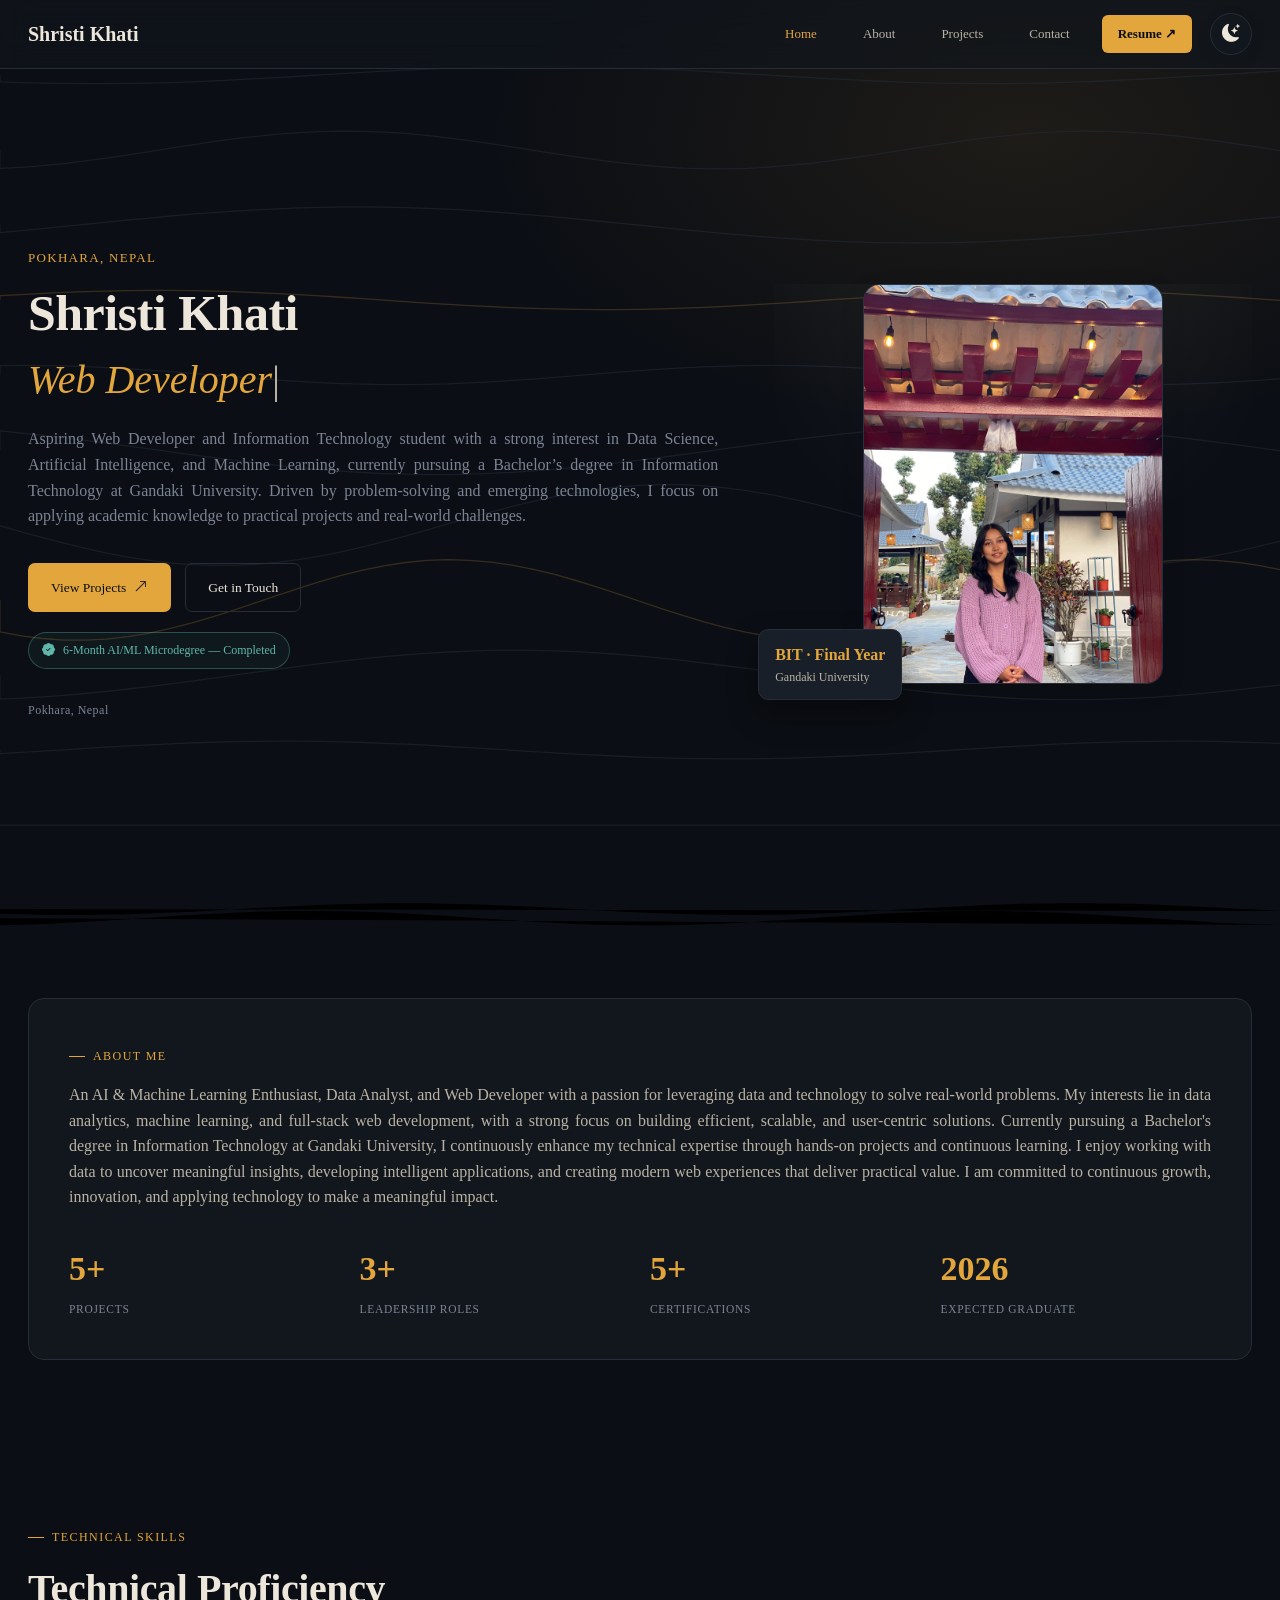
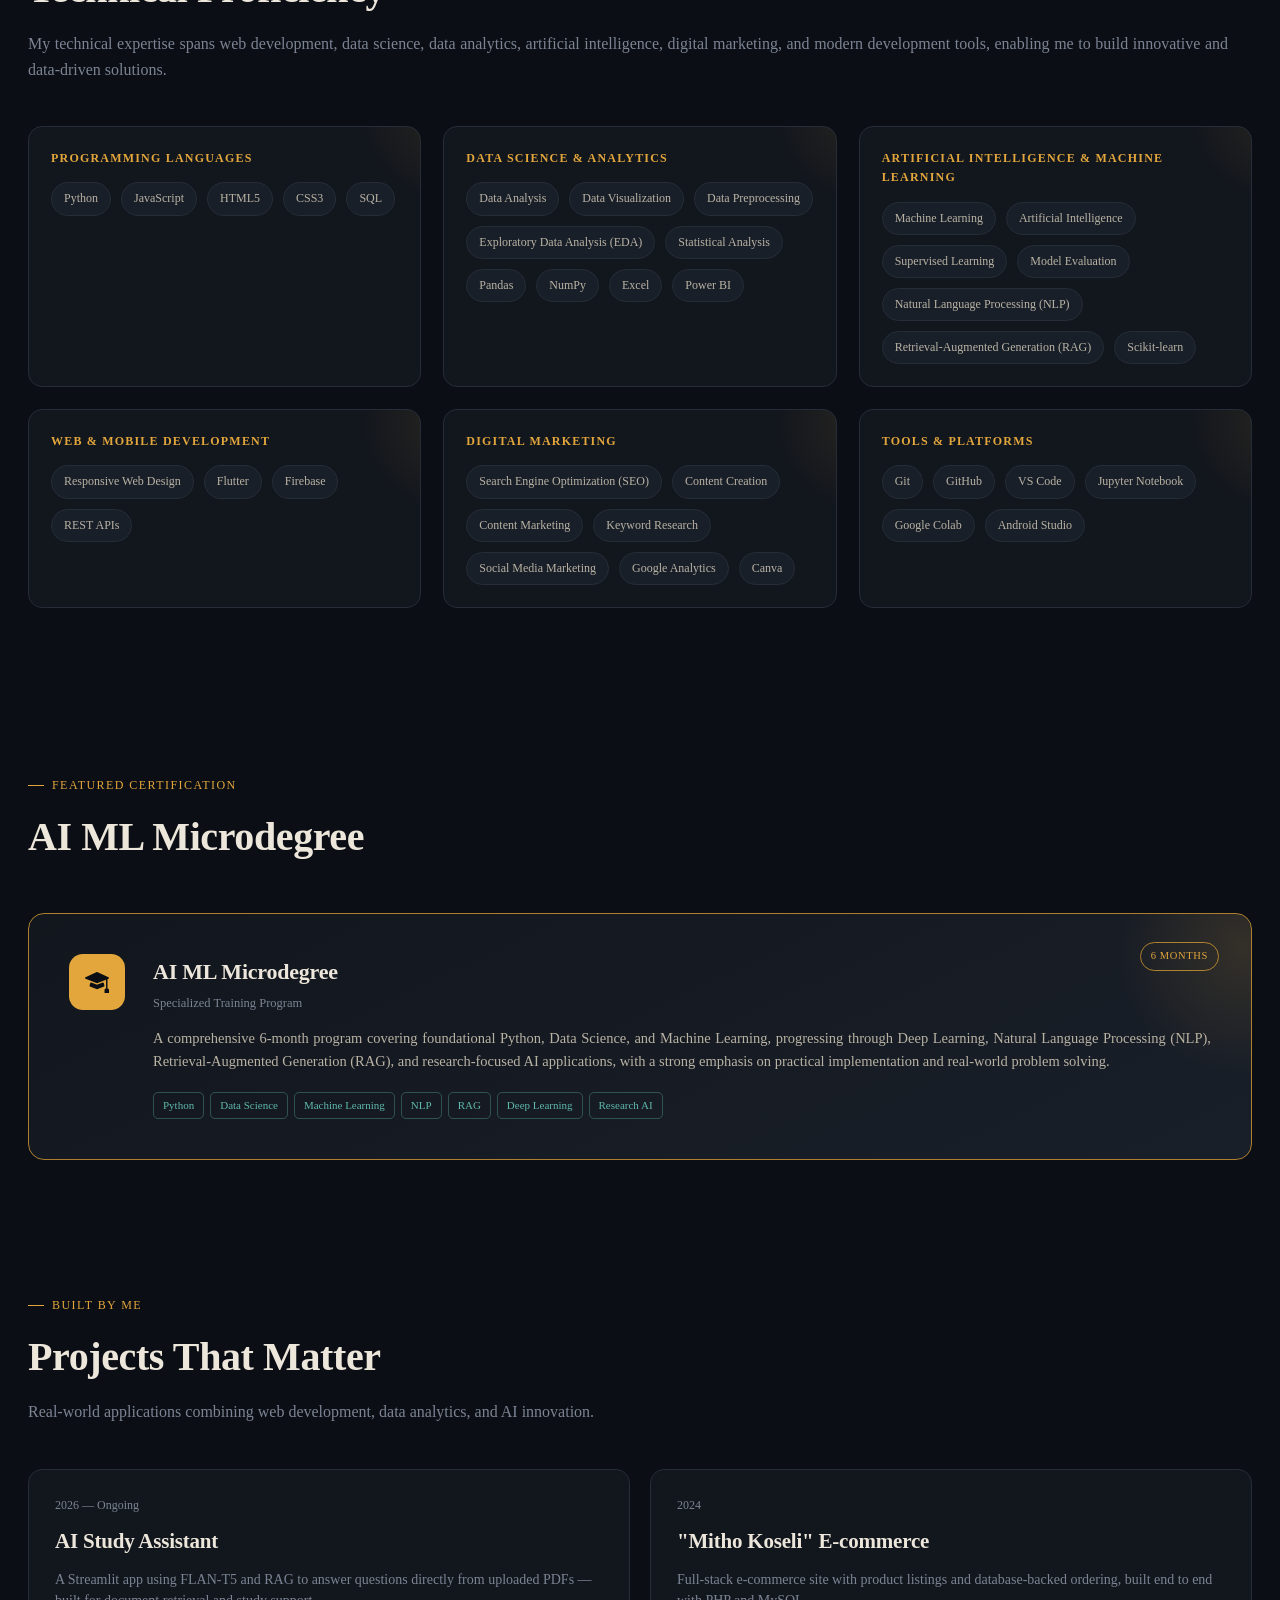
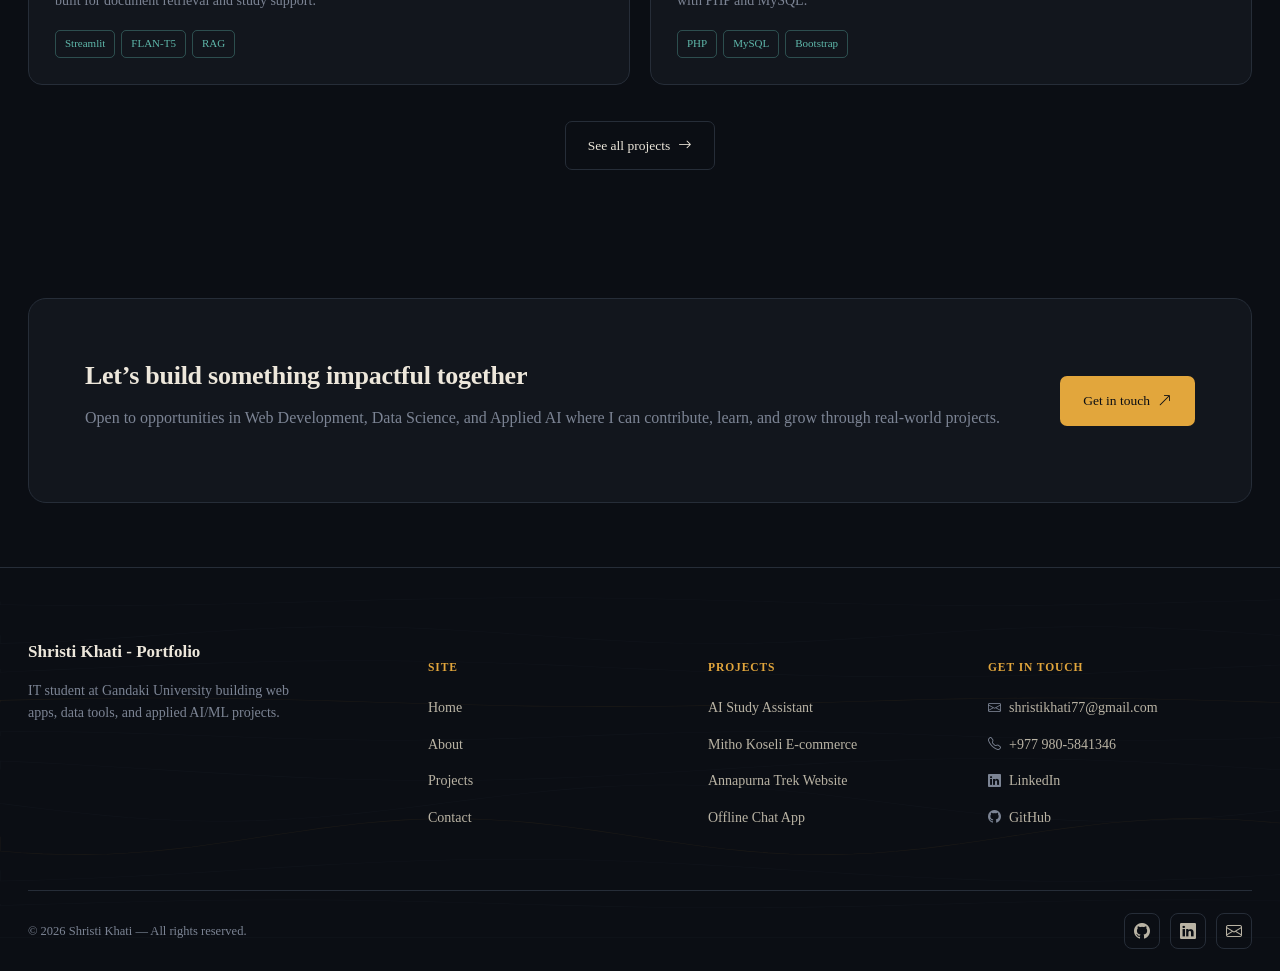
<file: index.html>
<!DOCTYPE html>
<html lang="en">
<head>
<meta charset="UTF-8">
<title>Shristi Khati — Web Developer &amp; AI/ML Enthusiast</title>
<meta name="description" content="Portfolio of Shristi Khati — IT student at Gandaki University, web developer, data analyst, and AI/ML enthusiast based in Pokhara, Nepal.">
<meta name="viewport" content="width=device-width, initial-scale=1">

<link href="https://cdn.jsdelivr.net/npm/bootstrap-icons/font/bootstrap-icons.css" rel="stylesheet">
<link rel="stylesheet" href="css/base.css">
<link rel="stylesheet" href="css/home.css">
</head>
<body>

<!-- NAV -->
<nav class="site-nav">
  <div class="wrap">
    <a href="index.html" class="brand">Shristi Khati</a>

    <button class="nav-toggle" aria-label="Toggle menu">
      <i class="bi bi-list"></i>
    </button>

    <div class="nav-links">
      <a href="index.html">Home</a>
      <a href="about.html">About</a>
      <a href="projects.html">Projects</a>
      <a href="contact.html">Contact</a>
      
      <a href="assets/resume.pdf"
         class="nav-cta"
         target="_blank"
         rel="noopener">
        Resume ↗
      </a>

      <!-- Theme Toggle -->
      <button id="themeToggle" class="theme-toggle" aria-label="Toggle dark mode">
        <i class="bi bi-moon-stars-fill"></i>
      </button>

    </div>
  </div>
</nav>

<!-- HERO -->
<header class="hero">
  <div class="contour-field" data-contour="field" aria-hidden="true"></div>
  <div class="wrap hero-grid">

    <div>
      <span class="hero-kicker">Pokhara, Nepal</span>
      <h1>Shristi Khati</h1>
      <div class="hero-role-large"><span id="typing"></span><span class="cursor">|</span></div>
      <p class="hero-desc">
        Aspiring Web Developer and Information Technology student with a strong interest in 
        Data Science, Artificial Intelligence, and Machine Learning, currently pursuing a 
        Bachelor’s degree in Information Technology at Gandaki University. 
        Driven by problem-solving and emerging technologies, I focus on applying academic 
        knowledge to practical projects and real-world challenges.
      </p>

      <div class="hero-actions">
        <a href="projects.html" class="btn btn-solid">View Projects <i class="bi bi-arrow-up-right"></i></a>
        <a href="contact.html" class="btn btn-line">Get in Touch</a>
      </div>

      <a href="about.html#credential" class="credential-badge">
        <i class="bi bi-patch-check-fill"></i> 6-Month AI/ML Microdegree — Completed
      </a>

      <div class="hero-coords">Pokhara, Nepal</div>
    </div>

    <div class="portrait-card">
      <div class="portrait-frame">
        <img src="images/profile.jpg" alt="Portrait of Shristi Khati">
      </div>
      <div class="portrait-tag">
        <strong>BIT · Final Year</strong>
        Gandaki University
      </div>
    </div>

  </div>
</header>

<div class="contour-divider" data-contour="divider" aria-hidden="true"></div>

<!-- ABOUT PREVIEW -->
<section class="tight">
  <div class="wrap">
    <div class="summary-block reveal">
      <span class="eyebrow">ABOUT ME</span>
      <p style="margin-top:16px;">
       An AI & Machine Learning Enthusiast, Data Analyst, and Web Developer with a passion for 
       leveraging data and technology to solve real-world problems. My interests lie in data 
       analytics, machine learning, and full-stack web development, with a strong focus on 
       building efficient, scalable, and user-centric solutions.
       Currently pursuing a Bachelor's degree in Information Technology at Gandaki University, 
       I continuously enhance my technical expertise through hands-on projects and continuous
       learning. I enjoy working with data to uncover meaningful insights,
       developing intelligent applications, and creating modern web experiences that
       deliver practical value.
       I am committed to continuous growth, innovation, and applying technology to 
       make a meaningful impact.
      </p>

      <div class="stat-row">
        <div class="stat">
          <div class="num">5+</div>
          <div class="label">Projects </div>
        </div>
        <div class="stat">
          <div class="num">3+</div>
          <div class="label">Leadership roles</div>
        </div>
        <div class="stat">
          <div class="num">5+</div>
          <div class="label">Certifications</div>
        </div>
        <div class="stat">
          <div class="num">2026</div>
          <div class="label">Expected graduate</div>
        </div>
      </div>
    </div>
  </div>
</section>

<!-- SKILLS -->
<section>
  <div class="wrap">
    <div class="section-head reveal">
      <span class="eyebrow">Technical Skills</span>
      <h2>Technical Proficiency</h2>
      <p>My technical expertise spans web development, data science, data analytics, artificial intelligence, digital marketing, and modern development tools, enabling me to build innovative and data-driven solutions.</p>
    </div>

    <div class="skills-grid">

      <!-- Programming -->
      <div class="skill-group reveal">
        <h4>Programming Languages</h4>
        <div class="skill-chip-list">
          <span class="chip">Python</span>
          <span class="chip">JavaScript</span>
          <span class="chip">HTML5</span>
          <span class="chip">CSS3</span>
          <span class="chip">SQL</span>
        </div>
      </div>

      <!-- Data Science -->
      <div class="skill-group reveal">
        <h4>Data Science &amp; Analytics</h4>
        <div class="skill-chip-list">
          <span class="chip">Data Analysis</span>
          <span class="chip">Data Visualization</span>
          <span class="chip">Data Preprocessing</span>
          <span class="chip">Exploratory Data Analysis (EDA)</span>
          <span class="chip">Statistical Analysis</span>
          <span class="chip">Pandas</span>
          <span class="chip">NumPy</span>
          <span class="chip">Excel</span>
          <span class="chip">Power BI</span>
        </div>
      </div>

      <!-- AI & ML -->
      <div class="skill-group reveal">
        <h4>Artificial Intelligence &amp; Machine Learning</h4>
        <div class="skill-chip-list">
          <span class="chip">Machine Learning</span>
          <span class="chip">Artificial Intelligence</span>
          <span class="chip">Supervised Learning</span>
          <span class="chip">Model Evaluation</span>
          <span class="chip">Natural Language Processing (NLP)</span>
          <span class="chip">Retrieval-Augmented Generation (RAG)</span>
          <span class="chip">Scikit-learn</span>
        </div>
      </div>

      <!-- Web Development -->
      <div class="skill-group reveal">
        <h4>Web &amp; Mobile Development</h4>
        <div class="skill-chip-list">
          <span class="chip">Responsive Web Design</span>
          <span class="chip">Flutter</span>
          <span class="chip">Firebase</span>
          <span class="chip">REST APIs</span>
        </div>
      </div>

      <!-- Digital Marketing -->
      <div class="skill-group reveal">
        <h4>Digital Marketing</h4>
        <div class="skill-chip-list">
          <span class="chip">Search Engine Optimization (SEO)</span>
          <span class="chip">Content Creation</span>
          <span class="chip">Content Marketing</span>
          <span class="chip">Keyword Research</span>
          <span class="chip">Social Media Marketing</span>
          <span class="chip">Google Analytics</span>
          <span class="chip">Canva</span>
        </div>
      </div>

      <!-- Tools -->
      <div class="skill-group reveal">
        <h4>Tools &amp; Platforms</h4>
        <div class="skill-chip-list">
          <span class="chip">Git</span>
          <span class="chip">GitHub</span>
          <span class="chip">VS Code</span>
          <span class="chip">Jupyter Notebook</span>
          <span class="chip">Google Colab</span>
          <span class="chip">Android Studio</span>
        </div>
      </div>

    </div>
  </div>
</section>

<!-- FEATURED CREDENTIAL -->
<section class="tight">
  <div class="wrap">
    <div class="section-head reveal">
      <span class="eyebrow">Featured Certification</span>
      <h2>AI ML Microdegree </h2>
    </div>

    <div class="credential-spotlight reveal">
      <span class="duration-tag">6 Months</span>
      <div class="credential-icon"><i class="bi bi-mortarboard-fill"></i></div>

      <div>
        <h3>AI ML Microdegree </h3>
        <div class="credential-org">Specialized Training Program</div>

        <p class="desc">
          A comprehensive 6-month program covering foundational Python, Data Science, and Machine Learning, progressing through Deep Learning, Natural Language Processing (NLP), Retrieval-Augmented Generation (RAG), and research-focused AI applications, with a strong emphasis on practical implementation and real-world problem solving.
        </p>

        <div class="stack-line" style="margin-top:18px;">
          <span class="stack-tag">Python</span>
          <span class="stack-tag">Data Science</span>
          <span class="stack-tag">Machine Learning</span>
          <span class="stack-tag">NLP</span>
          <span class="stack-tag">RAG</span>
          <span class="stack-tag">Deep Learning</span>
          <span class="stack-tag">Research AI</span>
        </div>
      </div>
    </div>
  </div>
</section>

<!-- FEATURED PROJECTS -->
<section class="tight">
  <div class="wrap">
    <div class="section-head reveal">
      <span class="eyebrow">Built by Me</span>
      <h2>Projects That Matter</h2>
      <p>Real-world applications combining web development, data analytics, and AI innovation.</p>
    </div>

    <div class="project-grid">

      <div class="card project-card reveal">
        <div class="project-year">2026 — Ongoing</div>
        <h3>AI Study Assistant</h3>
        <p class="desc">A Streamlit app using FLAN-T5 and RAG to answer questions directly from uploaded PDFs — built for document retrieval and study support.</p>
        <div class="stack-line">
          <span class="stack-tag">Streamlit</span>
          <span class="stack-tag">FLAN-T5</span>
          <span class="stack-tag">RAG</span>
        </div>
      </div>

      <div class="card project-card reveal">
        <div class="project-year">2024</div>
        <h3>"Mitho Koseli" E-commerce</h3>
        <p class="desc">Full-stack e-commerce site with product listings and database-backed ordering, built end to end with PHP and MySQL.</p>
        <div class="stack-line">
          <span class="stack-tag">PHP</span>
          <span class="stack-tag">MySQL</span>
          <span class="stack-tag">Bootstrap</span>
        </div>
      </div>

    </div>

    <div style="text-align:center; margin-top:36px;">
      <a href="projects.html" class="btn btn-line">See all projects <i class="bi bi-arrow-right"></i></a>
    </div>
  </div>
</section>

<!-- CTA -->
<section class="tight">
  <div class="wrap">
    <div class="cta-band reveal">
      <div>
        <h3>Let’s build something impactful together</h3>
        <p>
          Open to opportunities in Web Development, Data Science, and Applied AI where I can contribute, learn, and grow through real-world projects.
        </p>
      </div>
      <a href="contact.html" class="btn btn-solid">
        Get in touch <i class="bi bi-arrow-up-right"></i>
      </a>
    </div>
  </div>
</section>

<!-- FOOTER -->
<footer class="site-footer">
  <div class="contour-field" data-contour="field" aria-hidden="true" style="opacity:0.18;"></div>
  <div class="wrap" style="position:relative;">

    <div class="footer-grid">

      <div class="footer-brand-block">
        <a href="index.html" class="brand">Shristi Khati - Portfolio</a>
        <p>IT student at Gandaki University building web apps, data tools, and applied AI/ML projects.</p>
      </div>

      <div class="footer-col">
        <h5>Site</h5>
        <ul>
          <li><a href="index.html">Home</a></li>
          <li><a href="about.html">About</a></li>
          <li><a href="projects.html">Projects</a></li>
          <li><a href="contact.html">Contact</a></li>
        </ul>
      </div>

      <div class="footer-col">
        <h5>Projects</h5>
        <ul>
          <li><a href="projects.html">AI Study Assistant</a></li>
          <li><a href="projects.html">Mitho Koseli E-commerce</a></li>
          <li><a href="projects.html">Annapurna Trek Website</a></li>
          <li><a href="projects.html">Offline Chat App</a></li>
        </ul>
      </div>

      <div class="footer-col">
        <h5>Get in touch</h5>
        <ul>
          <li><a href="mailto:shristikhati77@gmail.com"><i class="bi bi-envelope"></i> shristikhati77@gmail.com</a></li>
          <li><a href="tel:+9779805841346"><i class="bi bi-telephone"></i> +977 980-5841346</a></li>
          <li><a href="https://www.linkedin.com/in/shristikhati/" target="_blank" rel="noopener"><i class="bi bi-linkedin"></i> LinkedIn</a></li>
          <li><a href="https://github.com/Sristy09" target="_blank" rel="noopener"><i class="bi bi-github"></i> GitHub</a></li>
        </ul>
      </div>

    </div>

    <div class="footer-bottom">
      <span class="foot-brand">© 2026 Shristi Khati — All rights reserved.</span>
      <div class="foot-social">
        <a href="https://github.com/Sristy09" target="_blank" rel="noopener" aria-label="GitHub"><i class="bi bi-github"></i></a>
        <a href="https://www.linkedin.com/in/shristikhati/" target="_blank" rel="noopener" aria-label="LinkedIn"><i class="bi bi-linkedin"></i></a>
        <a href="mailto:shristikhati77@gmail.com" aria-label="Email"><i class="bi bi-envelope"></i></a>
      </div>
    </div>

  </div>
</footer>

<script src="js/script.js"></script>
</body>
</html>
</file>
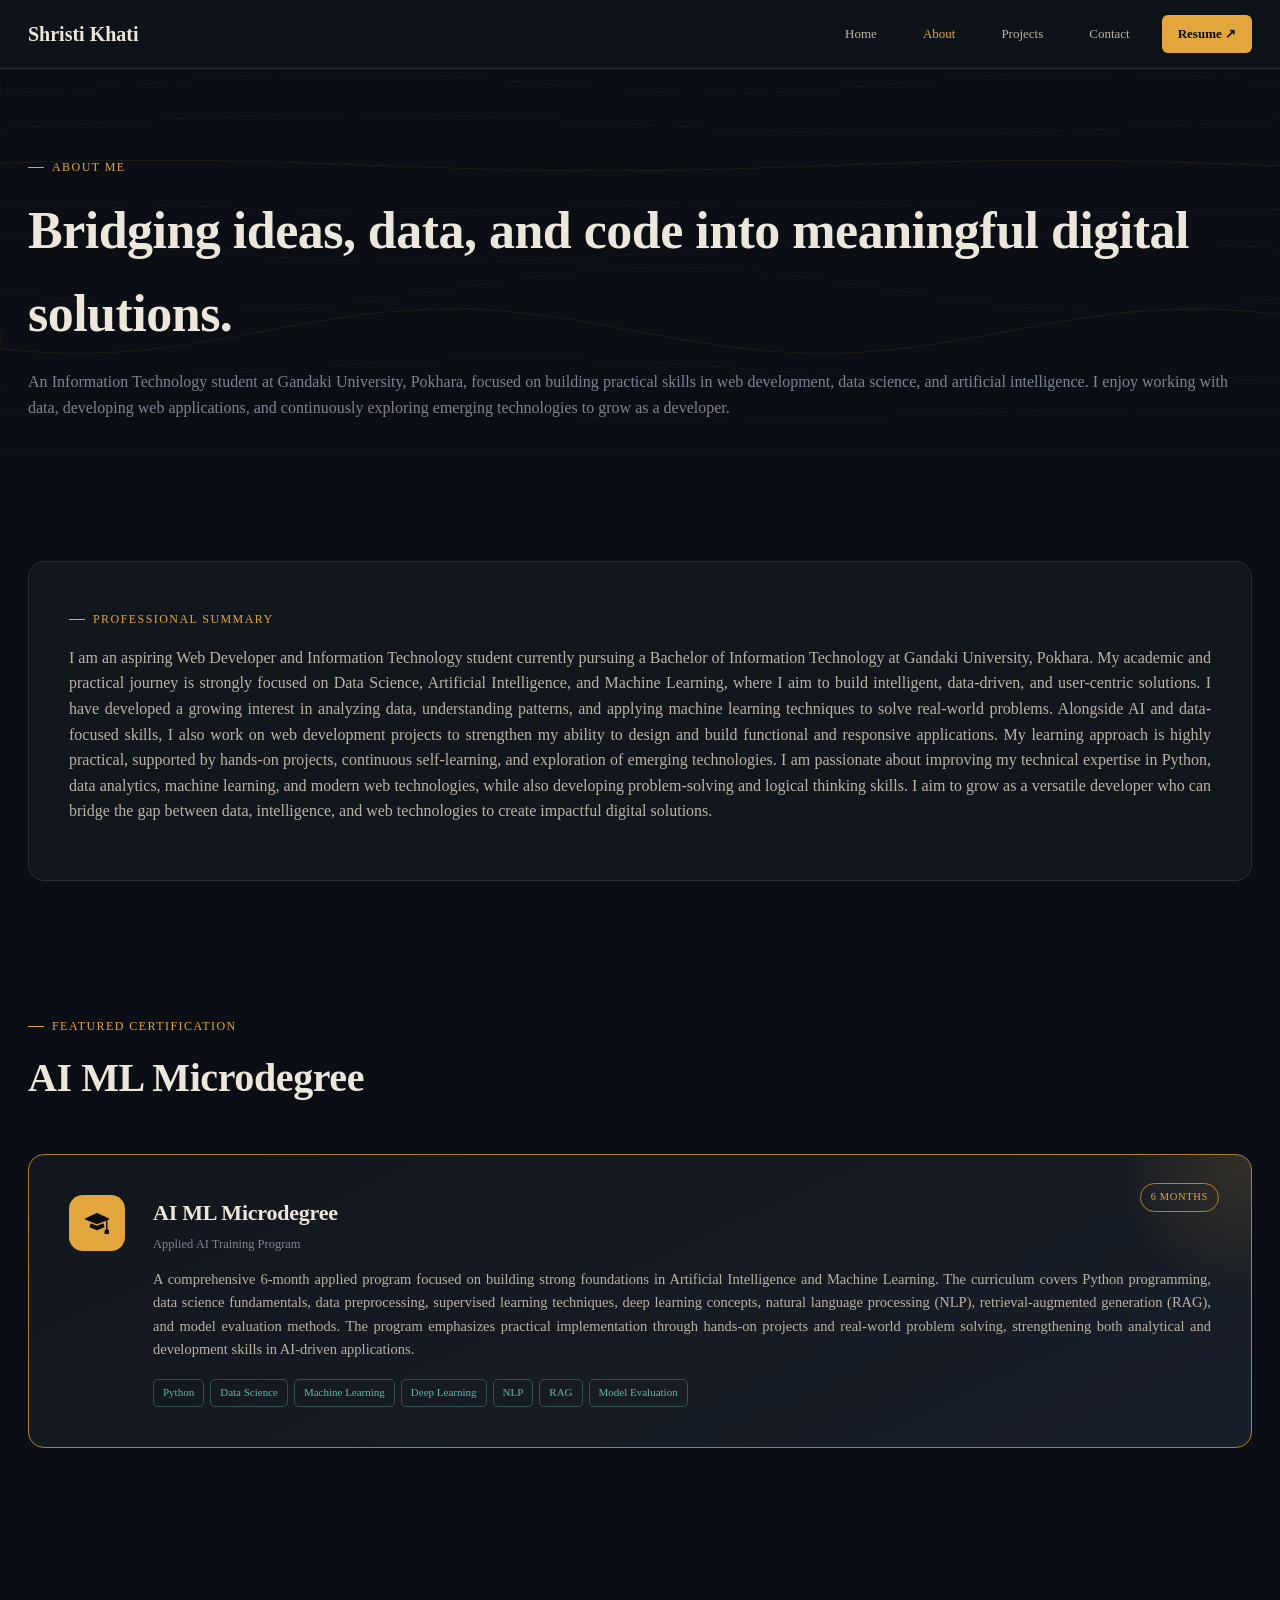
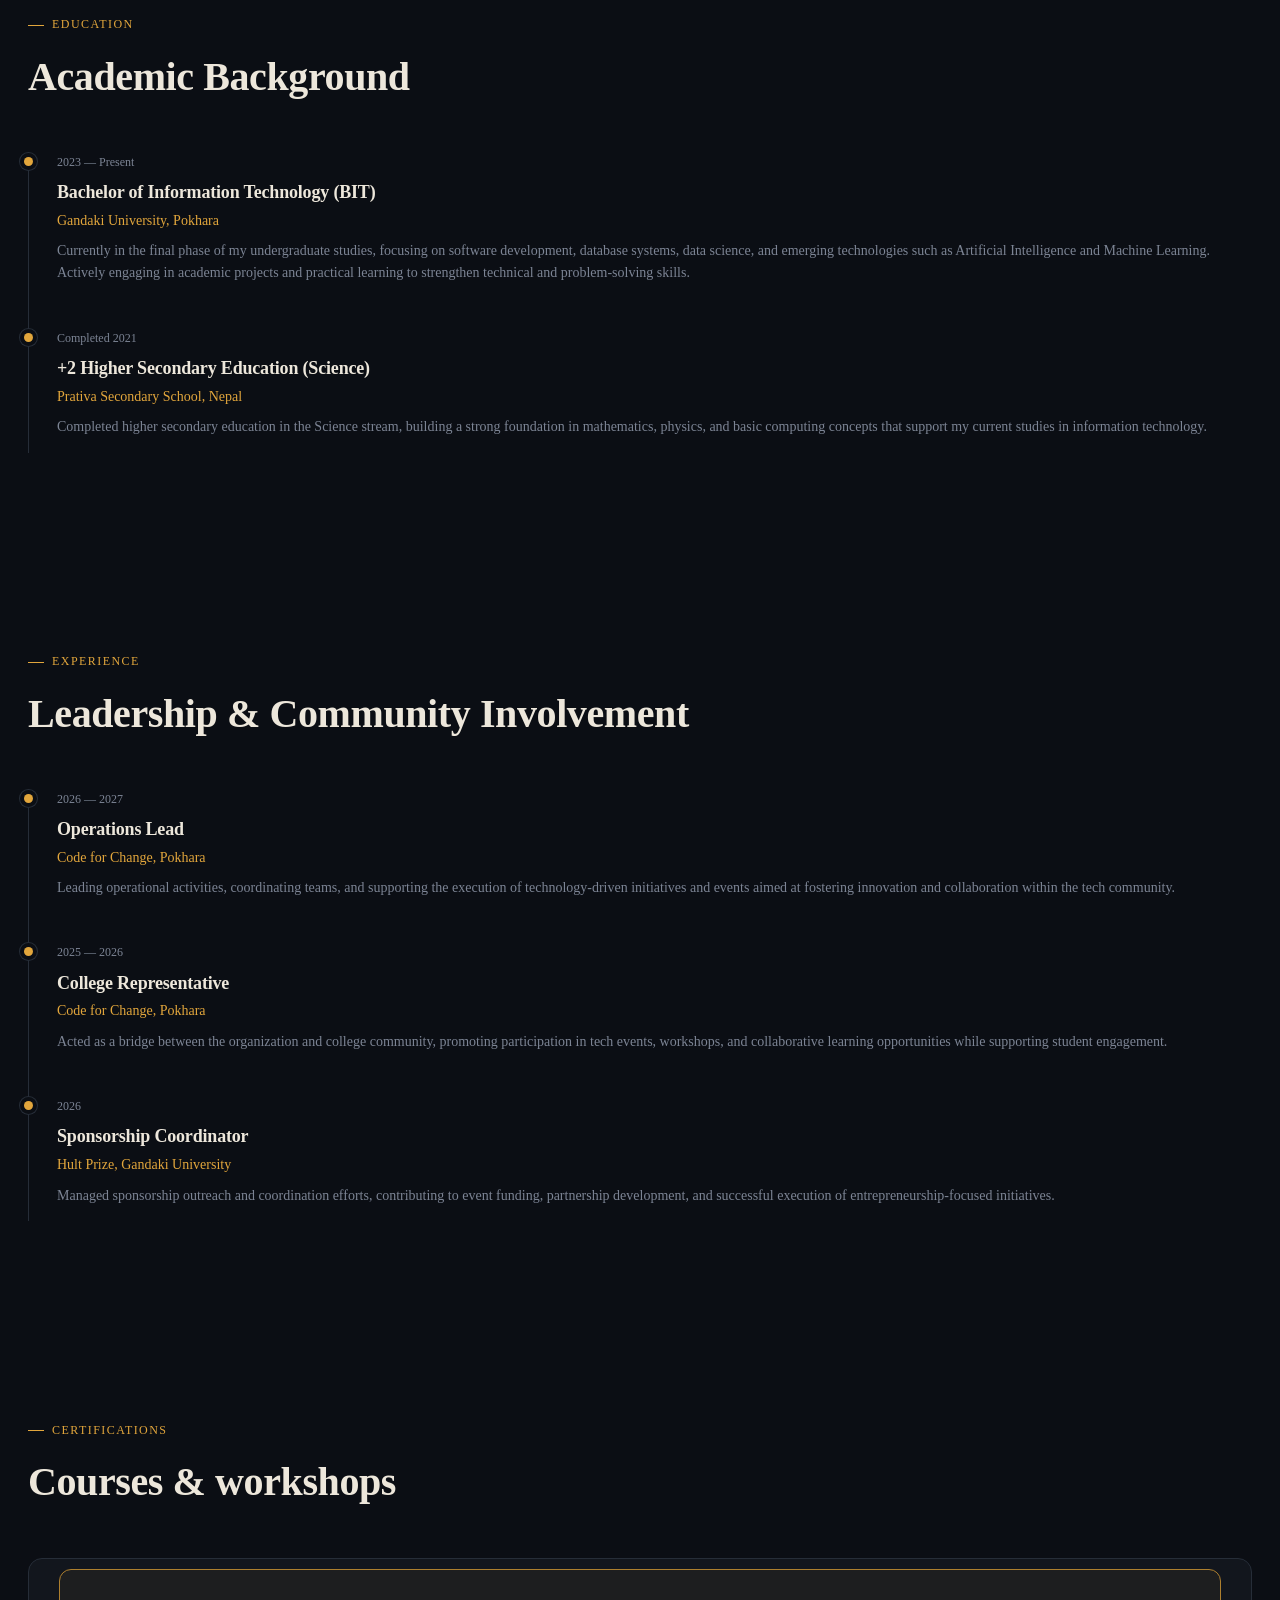
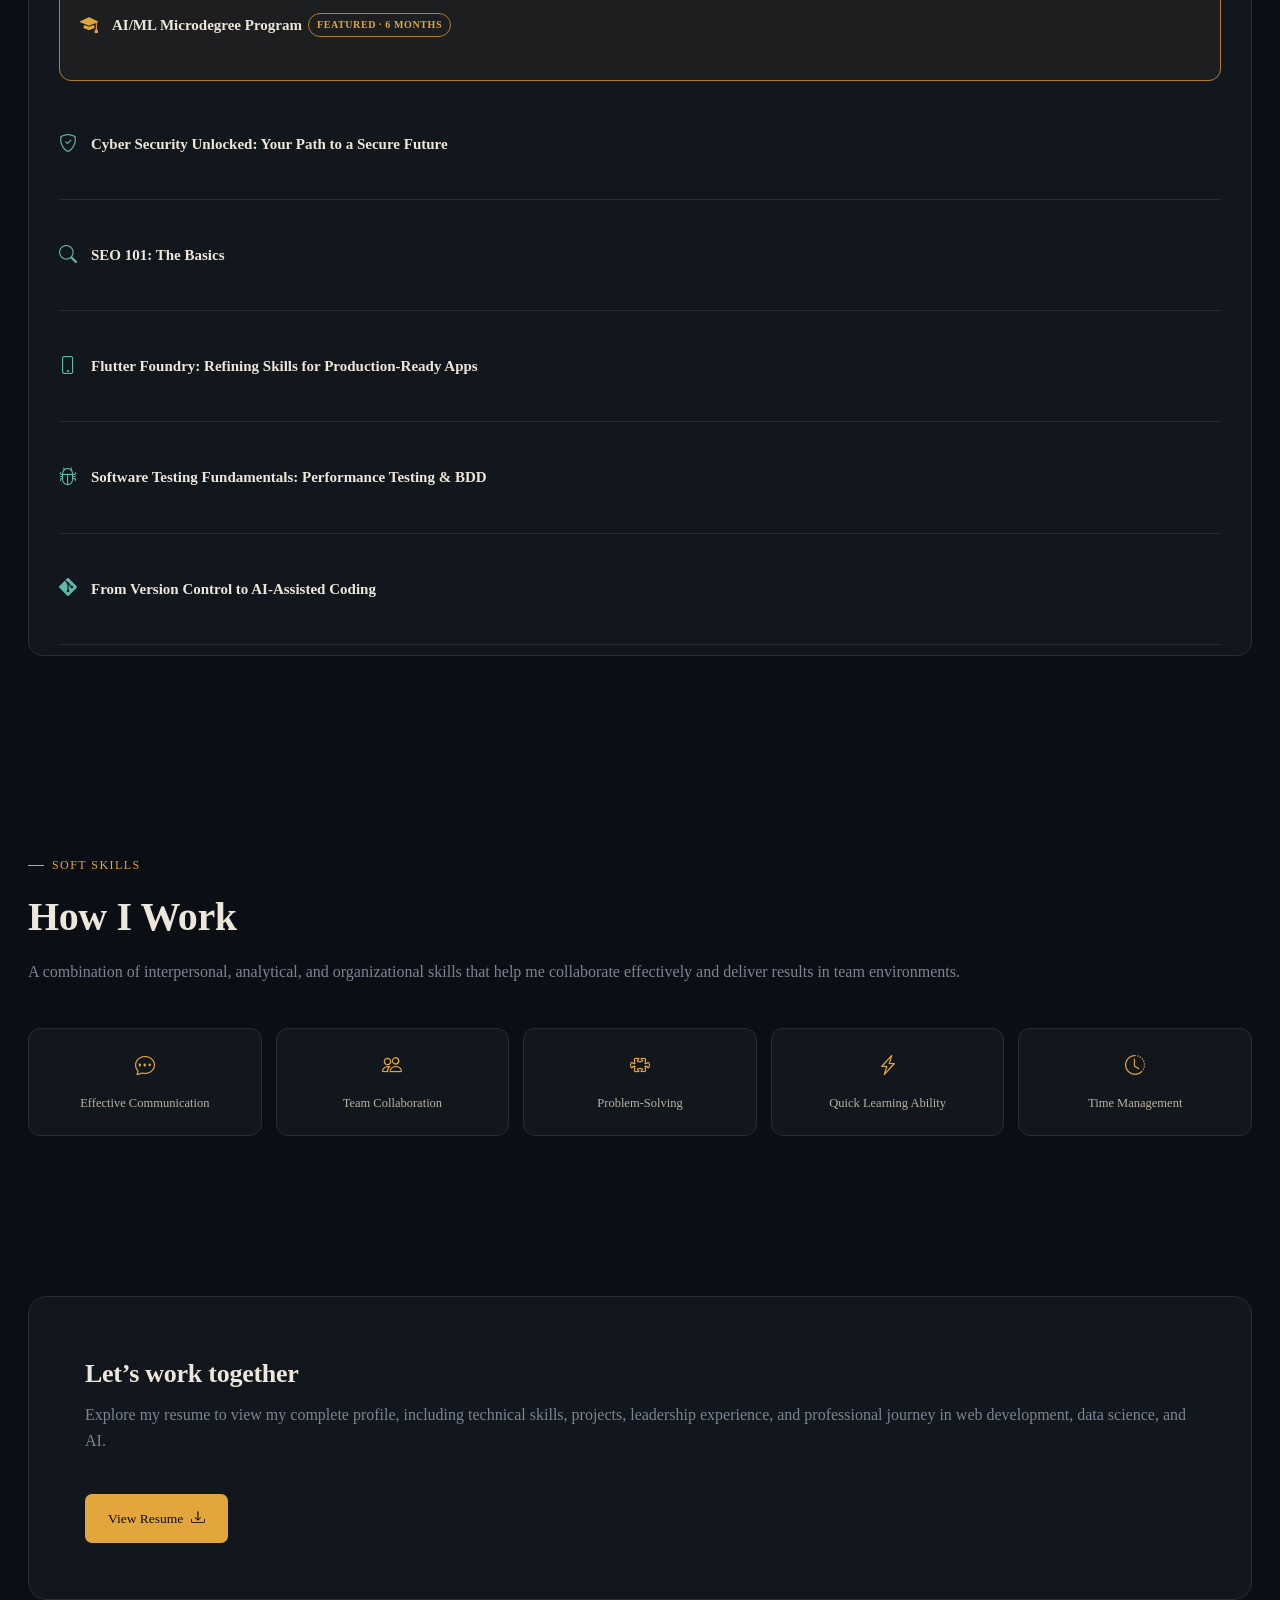
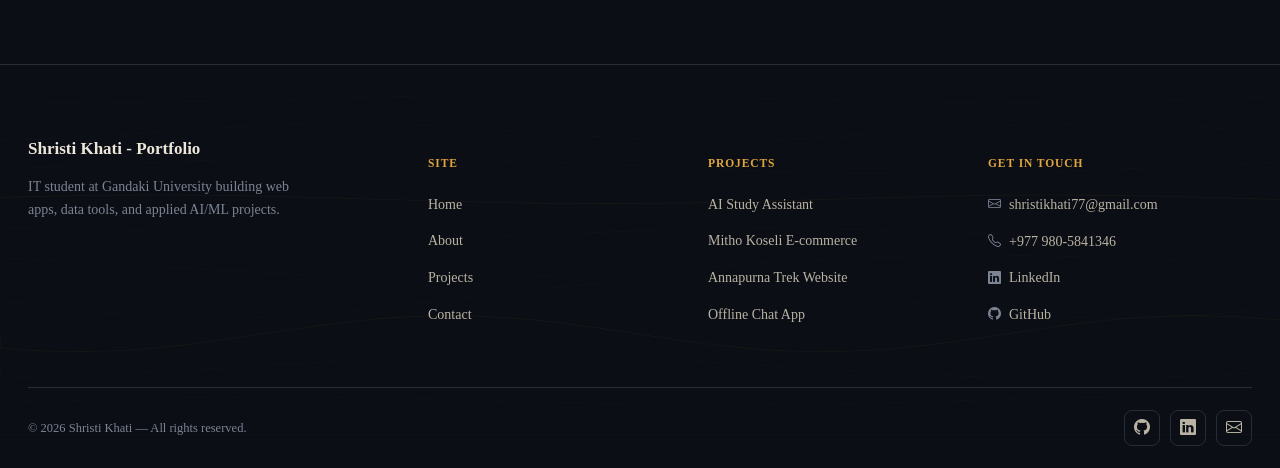
<file: about.html>
<!DOCTYPE html>
<html lang="en">
<head>
<meta charset="UTF-8">
<title>About — Shristi Khati</title>
<meta name="viewport" content="width=device-width, initial-scale=1">
<link href="https://cdn.jsdelivr.net/npm/bootstrap-icons/font/bootstrap-icons.css" rel="stylesheet">
<link rel="stylesheet" href="css/base.css">
<link rel="stylesheet" href="css/about.css">
</head>
<body>

<nav class="site-nav">
  <div class="wrap">
    <a href="index.html" class="brand">Shristi Khati</a>
    <button class="nav-toggle" aria-label="Toggle menu"><i class="bi bi-list"></i></button>
    <div class="nav-links">
      <a href="index.html">Home</a>
      <a href="about.html">About</a>
      <a href="projects.html">Projects</a>
      <a href="contact.html">Contact</a>
      <a href="assets/resume.pdf" class="nav-cta" target="_blank" rel="noopener">Resume ↗</a>
    </div>
  </div>
</nav>

<header class="page-head">
  <div class="contour-field" data-contour="field" aria-hidden="true" style="opacity:0.3;"></div>
  <div class="wrap" style="position:relative;">
    <span class="eyebrow">About Me</span>
    <h1>Bridging ideas, data, and code into meaningful digital solutions.</h1>
    <p>
      An Information Technology student at Gandaki University, Pokhara, focused on building practical skills in web development, data science, and artificial intelligence. I enjoy working with data, developing web applications, and continuously exploring emerging technologies to grow as a developer.
    </p>

  </div>
</header>

<!-- SUMMARY -->
<section class="tight">
  <div class="wrap">
    <div class="summary-block reveal">
      
      <span class="eyebrow">Professional Summary</span>
      
      <p style="margin-top:16px;">
        I am an aspiring Web Developer and Information Technology student currently pursuing 
        a Bachelor of Information Technology at Gandaki University, Pokhara. My academic and 
        practical journey is strongly focused on Data Science, Artificial Intelligence, and 
        Machine Learning, where I aim to build intelligent, data-driven, and user-centric 
        solutions.
        I have developed a growing interest in analyzing data, understanding patterns, and 
        applying machine learning techniques to solve real-world problems. Alongside AI and 
        data-focused skills, I also work on web development projects to strengthen my ability 
        to design and build functional and responsive applications.
        My learning approach is highly practical, supported by hands-on projects, continuous 
        self-learning, and exploration of emerging technologies. I am passionate about 
        improving my technical expertise in Python, data analytics, machine learning, and 
        modern web technologies, while also developing problem-solving and logical thinking 
        skills.
        I aim to grow as a versatile developer who can bridge the gap between data, 
        intelligence, and web technologies to create impactful digital solutions.
      </p>

    </div>
  </div>
</section>

<!-- FEATURED CREDENTIAL -->
<section id="credential" class="tight">
  <div class="wrap">
    <div class="section-head reveal">
      <span class="eyebrow">FEATURED CERTIFICATION</span>
      <h2>AI ML Microdegree</h2>
    </div>

    <div class="credential-spotlight reveal">
      <span class="duration-tag">6 Months</span>
      <div class="credential-icon"><i class="bi bi-mortarboard-fill"></i></div>

      <div>
        <h3>AI ML Microdegree</h3>
        <div class="credential-org">Applied AI Training Program</div>

        <p class="desc">
          A comprehensive 6-month applied program focused on building strong foundations in Artificial Intelligence and Machine Learning. The curriculum covers Python programming, data science fundamentals, data preprocessing, supervised learning techniques, deep learning concepts, natural language processing (NLP), retrieval-augmented generation (RAG), and model evaluation methods. The program emphasizes practical implementation through hands-on projects and real-world problem solving, strengthening both analytical and development skills in AI-driven applications.
        </p>

        <div class="stack-line" style="margin-top:18px;">
          <span class="stack-tag">Python</span>
          <span class="stack-tag">Data Science</span>
          <span class="stack-tag">Machine Learning</span>
          <span class="stack-tag">Deep Learning</span>
          <span class="stack-tag">NLP</span>
          <span class="stack-tag">RAG</span>
          <span class="stack-tag">Model Evaluation</span>
        </div>
      </div>

    </div>
  </div>
</section>

<!-- EDUCATION -->
<section>
  <div class="wrap">
    <div class="section-head reveal">
      <span class="eyebrow">Education</span>
      <h2>Academic Background</h2>
    </div>

    <ul class="timeline reveal">
      
      <li class="timeline-item">
        <div class="when">2023 — Present</div>
        <h4>Bachelor of Information Technology (BIT)</h4>
        <div class="where">Gandaki University, Pokhara</div>
        <p>
          Currently in the final phase of my undergraduate studies, focusing on software development, database systems, data science, and emerging technologies such as Artificial Intelligence and Machine Learning. Actively engaging in academic projects and practical learning to strengthen technical and problem-solving skills.
        </p>
      </li>

      <li class="timeline-item">
        <div class="when">Completed 2021</div>
        <h4>+2 Higher Secondary Education (Science)</h4>
        <div class="where">Prativa Secondary School, Nepal</div>
        <p>
          Completed higher secondary education in the Science stream, building a strong foundation in mathematics, physics, and basic computing concepts that support my current studies in information technology.
        </p>
      </li>

    </ul>
  </div>
</section>

<!-- EXPERIENCE -->
<section>
  <div class="wrap">
    <div class="section-head reveal">
      <span class="eyebrow">Experience</span>
      <h2>Leadership & Community Involvement</h2>
    </div>

    <ul class="timeline reveal">

      <li class="timeline-item">
        <div class="when">2026 — 2027</div>
        <h4>Operations Lead</h4>
        <div class="where">Code for Change, Pokhara</div>
        <p>
          Leading operational activities, coordinating teams, and supporting the execution of technology-driven initiatives and events aimed at fostering innovation and collaboration within the tech community.
        </p>
      </li>

      <li class="timeline-item">
        <div class="when">2025 — 2026</div>
        <h4>College Representative</h4>
        <div class="where">Code for Change, Pokhara</div>
        <p>
          Acted as a bridge between the organization and college community, promoting participation in tech events, workshops, and collaborative learning opportunities while supporting student engagement.
        </p>
      </li>

      <li class="timeline-item">
        <div class="when">2026</div>
        <h4>Sponsorship Coordinator</h4>
        <div class="where">Hult Prize, Gandaki University</div>
        <p>
          Managed sponsorship outreach and coordination efforts, contributing to event funding, partnership development, and successful execution of entrepreneurship-focused initiatives.
        </p>
      </li>

    </ul>
  </div>
</section>

<!-- CERTIFICATIONS -->
<section>
  <div class="wrap">
    <div class="section-head reveal">
      <span class="eyebrow">Certifications</span>
      <h2>Courses &amp; workshops</h2>
    </div>

    <div class="card reveal" style="padding:10px 30px;">
      <div class="cert-list">
        <div class="cert-item featured">
          <div style="display:flex; align-items:center; gap:14px;">
            <i class="bi bi-mortarboard-fill cert-icon"></i>
            <h5>AI/ML Microdegree Program <span class="cert-featured-tag">Featured · 6 months</span></h5>
          </div>
        </div>
        <div class="cert-item">
          <div style="display:flex; align-items:center; gap:14px;">
            <i class="bi bi-shield-check cert-icon"></i>
            <h5>Cyber Security Unlocked: Your Path to a Secure Future</h5>
          </div>
        </div>
        <div class="cert-item">
          <div style="display:flex; align-items:center; gap:14px;">
            <i class="bi bi-search cert-icon"></i>
            <h5>SEO 101: The Basics</h5>
          </div>
        </div>
        <div class="cert-item">
          <div style="display:flex; align-items:center; gap:14px;">
            <i class="bi bi-phone cert-icon"></i>
            <h5>Flutter Foundry: Refining Skills for Production-Ready Apps</h5>
          </div>
        </div>
        <div class="cert-item">
          <div style="display:flex; align-items:center; gap:14px;">
            <i class="bi bi-bug cert-icon"></i>
            <h5>Software Testing Fundamentals: Performance Testing &amp; BDD</h5>
          </div>
        </div>
        <div class="cert-item">
          <div style="display:flex; align-items:center; gap:14px;">
            <i class="bi bi-git cert-icon"></i>
            <h5>From Version Control to AI-Assisted Coding</h5>
          </div>
        </div>
      </div>
    </div>
  </div>
</section>

<!-- SOFT SKILLS -->
<section>
  <div class="wrap">
    <div class="section-head reveal">
      <span class="eyebrow">Soft Skills</span>
      <h2>How I Work</h2>
      <p>A combination of interpersonal, analytical, and organizational skills that help me collaborate effectively and deliver results in team environments.</p>
    </div>

    <div class="soft-grid reveal">
      <div class="soft-item"><i class="bi bi-chat-dots"></i><span>Effective Communication</span></div>
      <div class="soft-item"><i class="bi bi-people"></i><span>Team Collaboration</span></div>
      <div class="soft-item"><i class="bi bi-puzzle"></i><span>Problem-Solving</span></div>
      <div class="soft-item"><i class="bi bi-lightning-charge"></i><span>Quick Learning Ability</span></div>
      <div class="soft-item"><i class="bi bi-clock-history"></i><span>Time Management</span></div>
    </div>
  </div>
</section>

<section class="tight">
  <div class="wrap">
    <div class="cta-band reveal">
      
      <div>
        <h3>Let’s work together</h3>
        <p>
          Explore my resume to view my complete profile, including technical skills, projects, leadership experience, and professional journey in web development, data science, and AI.
        </p>
      </div>

      <a href="assets/resume.pdf" class="btn btn-solid" target="_blank" rel="noopener">
        View Resume <i class="bi bi-download"></i>
      </a>

    </div>
  </div>
</section>

<footer class="site-footer">
  <div class="contour-field" data-contour="field" aria-hidden="true" style="opacity:0.18;"></div>
  <div class="wrap" style="position:relative;">

    <div class="footer-grid">

      <div class="footer-brand-block">
        <a href="index.html" class="brand">Shristi Khati - Portfolio</a>
        <p>IT student at Gandaki University building web apps, data tools, and applied AI/ML projects.</p>
      </div>

      <div class="footer-col">
        <h5>Site</h5>
        <ul>
          <li><a href="index.html">Home</a></li>
          <li><a href="about.html">About</a></li>
          <li><a href="projects.html">Projects</a></li>
          <li><a href="contact.html">Contact</a></li>
        </ul>
      </div>

      <div class="footer-col">
        <h5>Projects</h5>
        <ul>
          <li><a href="projects.html">AI Study Assistant</a></li>
          <li><a href="projects.html">Mitho Koseli E-commerce</a></li>
          <li><a href="projects.html">Annapurna Trek Website</a></li>
          <li><a href="projects.html">Offline Chat App</a></li>
        </ul>
      </div>

      <div class="footer-col">
        <h5>Get in touch</h5>
        <ul>
          <li><a href="mailto:shristikhati77@gmail.com"><i class="bi bi-envelope"></i> shristikhati77@gmail.com</a></li>
          <li><a href="tel:+9779805841346"><i class="bi bi-telephone"></i> +977 980-5841346</a></li>
          <li><a href="https://www.linkedin.com/in/shristikhati/" target="_blank" rel="noopener"><i class="bi bi-linkedin"></i> LinkedIn</a></li>
          <li><a href="https://github.com/Sristy09" target="_blank" rel="noopener"><i class="bi bi-github"></i> GitHub</a></li>
        </ul>
      </div>

    </div>

    <div class="footer-bottom">
      <span class="foot-brand">© 2026 Shristi Khati — All rights reserved.</span>
      <div class="foot-social">
        <a href="https://github.com/Sristy09" target="_blank" rel="noopener" aria-label="GitHub"><i class="bi bi-github"></i></a>
        <a href="https://www.linkedin.com/in/shristikhati/" target="_blank" rel="noopener" aria-label="LinkedIn"><i class="bi bi-linkedin"></i></a>
        <a href="mailto:shristikhati77@gmail.com" aria-label="Email"><i class="bi bi-envelope"></i></a>
      </div>
    </div>

  </div>
</footer>

<script src="js/script.js"></script>
</body>
</html>
</file>
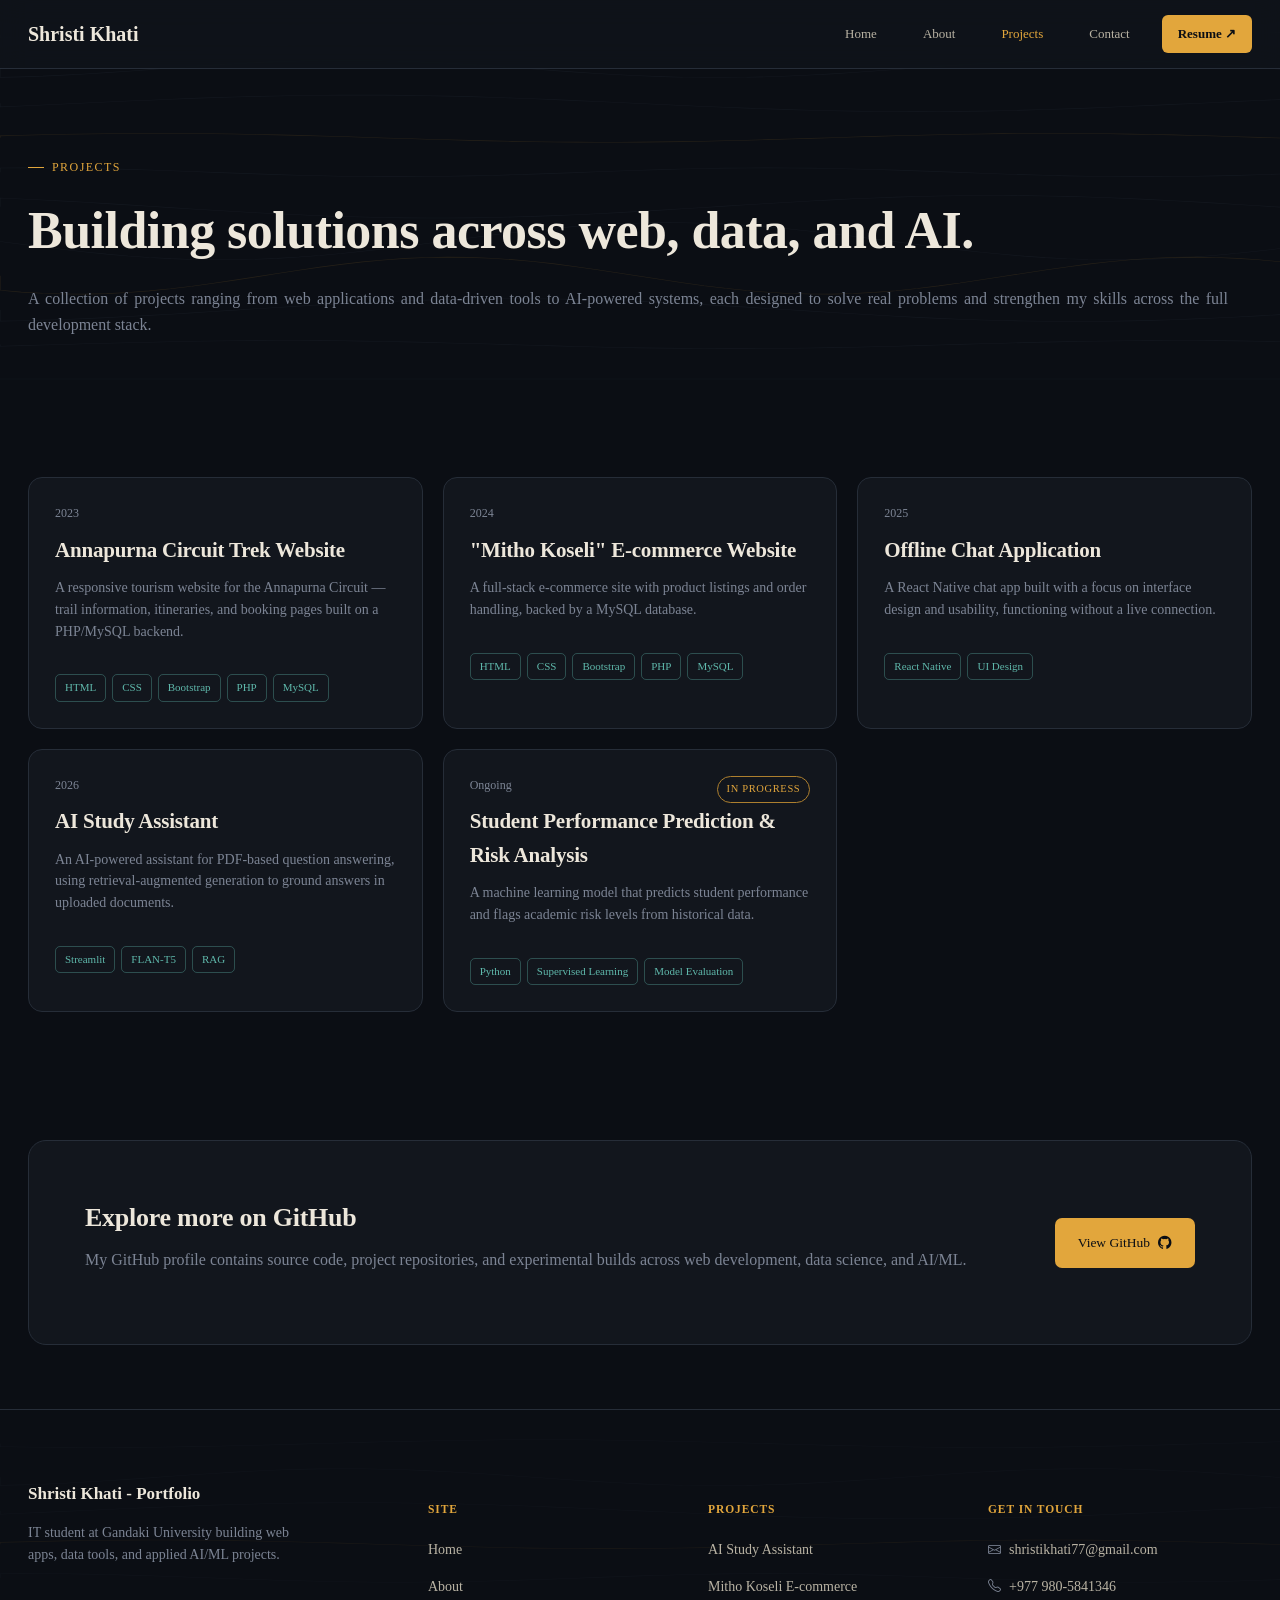
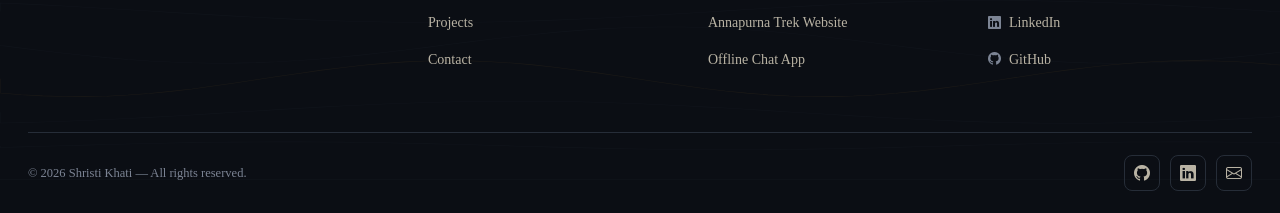
<file: projects.html>
<!DOCTYPE html>
<html lang="en">
<head>
<meta charset="UTF-8">
<title>Projects — Shristi Khati</title>
<meta name="viewport" content="width=device-width, initial-scale=1">
<link href="https://cdn.jsdelivr.net/npm/bootstrap-icons/font/bootstrap-icons.css" rel="stylesheet">
<link rel="stylesheet" href="css/base.css">
<link rel="stylesheet" href="css/projects.css">
</head>
<body class="page-projects">

<nav class="site-nav">
  <div class="wrap">
    <a href="index.html" class="brand">Shristi Khati</a>
    <button class="nav-toggle" aria-label="Toggle menu"><i class="bi bi-list"></i></button>
    <div class="nav-links">
      <a href="index.html">Home</a>
      <a href="about.html">About</a>
      <a href="projects.html">Projects</a>
      <a href="contact.html">Contact</a>
      <a href="assets/resume.pdf" class="nav-cta" target="_blank" rel="noopener">Resume ↗</a>
    </div>
  </div>
</nav>

<header class="page-head">
  <div class="contour-field" data-contour="field" aria-hidden="true" style="opacity:0.3;"></div>
  <div class="wrap" style="position:relative;">
    
    <span class="eyebrow">Projects</span>
    <h1>Building solutions across web, data, and AI.</h1>
    <p>
      A collection of projects ranging from web applications and data-driven tools to AI-powered systems, each designed to solve real problems and strengthen my skills across the full development stack.
    </p>
  </div>
</header>

<section class="tight">
  <div class="wrap">
    <div class="project-grid">

      <div class="card project-card reveal">
        <div class="project-year">2023</div>
        <h3>Annapurna Circuit Trek Website</h3>
        <p class="desc">A responsive tourism website for the Annapurna Circuit — trail information, itineraries, and booking pages built on a PHP/MySQL backend.</p>
        <div class="stack-line">
          <span class="stack-tag">HTML</span>
          <span class="stack-tag">CSS</span>
          <span class="stack-tag">Bootstrap</span>
          <span class="stack-tag">PHP</span>
          <span class="stack-tag">MySQL</span>
        </div>
      </div>

      <div class="card project-card reveal">
        <div class="project-year">2024</div>
        <h3>"Mitho Koseli" E-commerce Website</h3>
        <p class="desc">A full-stack e-commerce site with product listings and order handling, backed by a MySQL database.</p>
        <div class="stack-line">
          <span class="stack-tag">HTML</span>
          <span class="stack-tag">CSS</span>
          <span class="stack-tag">Bootstrap</span>
          <span class="stack-tag">PHP</span>
          <span class="stack-tag">MySQL</span>
        </div>
      </div>

      <div class="card project-card reveal">
        <div class="project-year">2025</div>
        <h3>Offline Chat Application</h3>
        <p class="desc">A React Native chat app built with a focus on interface design and usability, functioning without a live connection.</p>
        <div class="stack-line">
          <span class="stack-tag">React Native</span>
          <span class="stack-tag">UI Design</span>
        </div>
      </div>

      <div class="card project-card reveal">
        <div class="project-year">2026</div>
        <h3>AI Study Assistant</h3>
        <p class="desc">An AI-powered assistant for PDF-based question answering, using retrieval-augmented generation to ground answers in uploaded documents.</p>
        <div class="stack-line">
          <span class="stack-tag">Streamlit</span>
          <span class="stack-tag">FLAN-T5</span>
          <span class="stack-tag">RAG</span>
        </div>
      </div>

      <div class="card project-card reveal">
        <div class="project-status">In progress</div>
        <div class="project-year">Ongoing</div>
        <h3>Student Performance Prediction &amp; Risk Analysis</h3>
        <p class="desc">A machine learning model that predicts student performance and flags academic risk levels from historical data.</p>
        <div class="stack-line">
          <span class="stack-tag">Python</span>
          <span class="stack-tag">Supervised Learning</span>
          <span class="stack-tag">Model Evaluation</span>
        </div>
      </div>

    </div>
  </div>
</section>

<section class="tight">
  <div class="wrap">
    <div class="cta-band reveal">
      
      <div>
        <h3>Explore more on GitHub</h3>
        <p>
          My GitHub profile contains source code, project repositories, and experimental builds across web development, data science, and AI/ML.
        </p>
      </div>

      <a href="https://github.com/Sristy09" class="btn btn-solid" target="_blank" rel="noopener">
        View GitHub <i class="bi bi-github"></i>
      </a>

    </div>
  </div>
</section>

<footer class="site-footer">
  <div class="contour-field" data-contour="field" aria-hidden="true" style="opacity:0.18;"></div>
  <div class="wrap" style="position:relative;">

    <div class="footer-grid">

      <div class="footer-brand-block">
        <a href="index.html" class="brand">Shristi Khati - Portfolio</a>
        <p>IT student at Gandaki University building web apps, data tools, and applied AI/ML projects.</p>
      </div>

      <div class="footer-col">
        <h5>Site</h5>
        <ul>
          <li><a href="index.html">Home</a></li>
          <li><a href="about.html">About</a></li>
          <li><a href="projects.html">Projects</a></li>
          <li><a href="contact.html">Contact</a></li>
        </ul>
      </div>

      <div class="footer-col">
        <h5>Projects</h5>
        <ul>
          <li><a href="projects.html">AI Study Assistant</a></li>
          <li><a href="projects.html">Mitho Koseli E-commerce</a></li>
          <li><a href="projects.html">Annapurna Trek Website</a></li>
          <li><a href="projects.html">Offline Chat App</a></li>
        </ul>
      </div>

      <div class="footer-col">
        <h5>Get in touch</h5>
        <ul>
          <li><a href="mailto:shristikhati77@gmail.com"><i class="bi bi-envelope"></i> shristikhati77@gmail.com</a></li>
          <li><a href="tel:+9779805841346"><i class="bi bi-telephone"></i> +977 980-5841346</a></li>
          <li><a href="https://www.linkedin.com/in/shristikhati/" target="_blank" rel="noopener"><i class="bi bi-linkedin"></i> LinkedIn</a></li>
          <li><a href="https://github.com/Sristy09" target="_blank" rel="noopener"><i class="bi bi-github"></i> GitHub</a></li>
        </ul>
      </div>

    </div>

    <div class="footer-bottom">
      <span class="foot-brand">© 2026 Shristi Khati — All rights reserved.</span>
      <div class="foot-social">
        <a href="https://github.com/Sristy09" target="_blank" rel="noopener" aria-label="GitHub"><i class="bi bi-github"></i></a>
        <a href="https://www.linkedin.com/in/shristikhati/" target="_blank" rel="noopener" aria-label="LinkedIn"><i class="bi bi-linkedin"></i></a>
        <a href="mailto:shristikhati77@gmail.com" aria-label="Email"><i class="bi bi-envelope"></i></a>
      </div>
    </div>

  </div>
</footer>

<script src="js/script.js"></script>
</body>
</html>
</file>
<file: css/base.css>
@import url('https://fonts.googleapis.com/css2?family=Fraunces:ital,opsz,wght@0,9..144,400;0,9..144,600;0,9..144,700;1,9..144,500&family=Inter:wght@400;500;600;700&family=JetBrains+Mono:wght@400;500;600&display=swap');

:root {
  /* DARK THEME (default) */
  --ink:        #0b0e14;
  --surface:    #12161d;
  --surface-2:  #191f29;
  --line:       #262d38;
  --paper:      #ede7db;
  --paper-dim:  #b9b3a4;
  --brass:      #e2a63c;
  --brass-dim:  #ad7f2e;
  --teal:       #5fb8ab;
  --muted:      #7c8494;
}

/* LIGHT THEME */
html[data-theme="light"] {
  --ink: #f8fafc;
  --surface: #ffffff;
  --surface-2: #f1f5f9;
  --line: #d6dce5;

  --paper: #111827;
  --paper-dim: #4b5563;
  --muted: #6b7280;

  --brass: #c18a1b;
  --brass-dim: #a77416;
  --teal: #0f766e;
}
* { box-sizing: border-box; }
html { scroll-behavior: smooth; }

body {
  margin: 0;
  background: var(--ink);
  color: var(--paper);
  font-family: var(--font-body);
  font-size: 16px;
  line-height: 1.6;
  -webkit-font-smoothing: antialiased;
}

a { color: inherit; text-decoration: none; }
img { max-width: 100%; display: block; }
ul { margin: 0; padding: 0; list-style: none; }

.wrap {
  max-width: var(--container);
  margin: 0 auto;
  padding: 0 28px;
}

::selection { background: var(--brass); color: var(--ink); }

:focus-visible {
  outline: 2px solid var(--brass);
  outline-offset: 3px;
}

/* ---------- Eyebrow / mono labels ---------- */
.eyebrow {
  font-family: var(--font-mono);
  font-size: 12px;
  letter-spacing: 0.12em;
  text-transform: uppercase;
  color: var(--brass);
  display: inline-flex;
  align-items: center;
  gap: 8px;
}
.eyebrow::before {
  content: "";
  width: 16px;
  height: 1px;
  background: var(--brass);
  display: inline-block;
}

h1, h2, h3, h4 {
  font-family: var(--font-display);
  font-weight: 600;
  margin: 0;
  color: var(--paper);
  letter-spacing: -0.01em;
}

.section-head { margin-bottom: 44px; }
.section-head h2 {
  font-size: clamp(28px, 4vw, 40px);
  margin-top: 10px;
}
.section-head p {
  color: var(--muted);
  max-width: 1200px;
  margin-top: 10px;
  text-align: justify;
}

section { padding: 96px 0; }
section.tight { padding: 64px 0; }

hr.rule {
  border: none;
  border-top: 1px solid var(--line);
  margin: 0;
}

/* ---------- Contour signature (background + divider) ---------- */
.contour-field {
  position: absolute;
  inset: 0;
  overflow: hidden;
  pointer-events: none;
  opacity: 0.5;
}
.contour-field svg { width: 100%; height: 100%; }
.contour-field path {
  fill: none;
  stroke: var(--line);
  stroke-width: 1;
}
.contour-field path.accent { stroke: var(--brass-dim); opacity: 0.55; }

.contour-divider {
  width: 100%;
  height: 34px;
  display: block;
  color: var(--line);
}

/* ---------- Nav ---------- */
.site-nav {
  position: fixed;
  top: 0;
  left: 0;
  right: 0;
  z-index: 100;

  background: rgba(18, 22, 29, 0.60);
  backdrop-filter: blur(14px);

  border-bottom: 1px solid var(--line);

  transition: all 0.3s ease;
}
.site-nav .wrap {
  display: flex;
  align-items: center;
  justify-content: space-between;
  height: 68px;
}
.brand {
  font-family: var(--font-mono);
  font-weight: 600;
  font-size: 20px;
  color: var(--paper);
  display: flex;
  align-items: center;
  gap: 8px;
}
.brand span { color: var(--brass); }

.nav-links {
  display: flex;
  align-items: center;
  gap: 6px;
}
.nav-links a {
  font-family: var(--font-mono);
  font-size: 13px;
  color: var(--paper-dim);
  padding: 8px 14px;
  border-radius: 6px;
  transition: color 0.2s ease, background 0.2s ease;
}
.nav-links a:hover { color: var(--paper); background: var(--surface-2); }
.nav-links a.active { color: var(--brass); }

.nav-cta {
  font-family: var(--font-mono);
  font-size: 13px;
  color: var(--ink) !important;
  background: var(--brass);
  padding: 9px 16px !important;
  border-radius: 6px;
  font-weight: 600;
}
.nav-cta:hover { background: var(--paper) !important; color: var(--ink) !important; }

.nav-toggle {
  display: none;
  background: none;
  border: 1px solid var(--line);
  border-radius: 6px;
  color: var(--paper);
  width: 40px; height: 40px;
  font-size: 18px;
  cursor: pointer;
}

.theme-toggle {
  width: 42px;
  height: 42px;
  border: 1px solid var(--line);
  border-radius: 50%;
  background: var(--surface);

  color: var(--paper);
  display: flex;
  align-items: center;
  justify-content: center;

  cursor: pointer;

  transition: all 0.25s ease;
  box-shadow: 0 6px 18px rgba(0,0,0,0.08);
}

/* icon */
.theme-toggle i {
  font-size: 18px;
  transition: transform 0.3s ease;
}

/* hover */
.theme-toggle:hover {
  color: var(--brass);
  border-color: var(--brass);
  transform: translateY(-2px) rotate(15deg);
  box-shadow: 0 10px 25px rgba(226,166,60,0.15);
}

/* click effect */
.theme-toggle:active {
  transform: scale(0.92);
}

/* LIGHT theme improvement */
html[data-theme="light"] .theme-toggle {
  background: #fff;
}

.nav-links {
  display: flex;
  align-items: center;
  gap: 18px;
}

@media (max-width: 860px) {
  .nav-toggle { display: block; }
  .nav-links {
    position: absolute;
    top: 68px; left: 0; right: 0;
    background: var(--ink);
    border-bottom: 1px solid var(--line);
    flex-direction: column;
    align-items: stretch;
    padding: 12px;
    display: none;
  }
  .nav-links.open { display: flex; }
  .nav-links a { padding: 12px 14px; }
}

/* ---------- Buttons ---------- */
.btn {
  font-family: var(--font-mono);
  font-size: 13.5px;
  font-weight: 500;
  padding: 13px 22px;
  border-radius: 7px;
  display: inline-flex;
  align-items: center;
  gap: 8px;
  transition: transform 0.2s ease, background 0.2s ease, border-color 0.2s ease;
  cursor: pointer;
  border: 1px solid transparent;
}
.btn-solid { background: var(--brass); color: var(--ink); }
.btn-solid:hover { background: #f0b654; transform: translateY(-2px); }
.btn-line { border-color: var(--line); color: var(--paper); }
.btn-line:hover { border-color: var(--brass); color: var(--brass); transform: translateY(-2px); }

/* ---------- Card base (used by every page) ---------- */
.card {
  background: var(--surface);
  border: 1px solid var(--line);
  border-radius: 14px;
  padding: 26px;
  transition: transform 0.25s ease, border-color 0.25s ease, box-shadow 0.25s ease;
}
.card:hover {
  transform: translateY(-6px);
  border-color: var(--brass-dim);
  box-shadow: 0 20px 40px rgba(0,0,0,0.35);
}

/* ---------- Project cards (used on home + projects page) ---------- */
.project-grid {
  display: grid;
  grid-template-columns: repeat(2, 1fr);
  gap: 20px;
}
.project-card { position: relative; }
.project-year {
  font-family: var(--font-mono);
  font-size: 12px;
  color: var(--muted);
}
.project-card h3 { font-size: 21px; margin-top: 10px; }
.project-card p.desc {
  color: var(--muted);
  font-size: 14px;
  margin-top: 10px;
  line-height: 1.55;
}
.stack-line {
  margin-top: 18px;
  display: flex;
  flex-wrap: wrap;
  gap: 6px;
}
.stack-tag {
  font-family: var(--font-mono);
  font-size: 11px;
  color: var(--teal);
  border: 1px solid rgba(95,184,171,0.35);
  padding: 4px 9px;
  border-radius: 5px;
}
.project-status {
  position: absolute;
  top: 26px; right: 26px;
  font-family: var(--font-mono);
  font-size: 10.5px;
  letter-spacing: 0.06em;
  text-transform: uppercase;
  color: var(--brass);
  border: 1px solid var(--brass-dim);
  padding: 4px 9px;
  border-radius: 20px;
}
@media (max-width: 760px) {
  .project-grid { grid-template-columns: 1fr; }
}

/* ---------- Summary block (used on home + about) ---------- */
.summary-block {
  background: var(--surface);
  border: 1px solid var(--line);
  border-radius: 16px;
  padding: 40px;
}
.summary-block p { color: var(--paper-dim); font-size: 16px; max-width: 1200px; text-align: justify; }

/* ---------- Featured credential spotlight (used on home + about) ---------- */
.credential-spotlight {
  position: relative;
  background: linear-gradient(155deg, var(--surface) 0%, var(--surface-2) 100%);
  border: 1px solid var(--brass-dim);
  border-radius: 16px;
  padding: 40px;
  display: grid;
  grid-template-columns: auto 1fr;
  gap: 28px;
  align-items: flex-start;
  overflow: hidden;
}
.credential-spotlight::after {
  content: "";
  position: absolute;
  top: -40%; right: -10%;
  width: 260px; height: 260px;
  background: radial-gradient(circle, rgba(226,166,60,0.14), transparent 70%);
  pointer-events: none;
}
.credential-icon {
  width: 56px; height: 56px;
  border-radius: 14px;
  background: var(--brass);
  color: var(--ink);
  display: flex; align-items: center; justify-content: center;
  font-size: 24px;
  flex-shrink: 0;
}
.credential-spotlight .duration-tag {
  position: absolute;
  top: 28px; right: 32px;
  font-family: var(--font-mono);
  font-size: 10.5px;
  letter-spacing: 0.06em;
  text-transform: uppercase;
  color: var(--brass);
  border: 1px solid var(--brass-dim);
  padding: 5px 10px;
  border-radius: 20px;
}
.credential-spotlight h3 { font-size: 22px; }
.credential-spotlight .credential-org {
  font-family: var(--font-mono);
  font-size: 12.5px;
  color: var(--muted);
  margin-top: 4px;
}
.credential-spotlight p.desc {
  color: var(--paper-dim);
  font-size: 14.5px;
  margin-top: 14px;
  max-width: 1200px;
  line-height: 1.6;
  text-align: justify;
}
@media (max-width: 640px) {
  .credential-spotlight { grid-template-columns: 1fr; }
  .credential-spotlight .duration-tag { position: static; display: inline-block; margin-top: 14px; }
}

/* ---------- CTA band (used on home, about, projects) ---------- */
.cta-band {
  background: var(--surface);
  border: 1px solid var(--line);
  border-radius: 18px;
  padding: 56px;
  display: flex;
  align-items: center;
  justify-content: space-between;
  gap: 24px;
  flex-wrap: wrap;
}
.cta-band h3 { font-size: 26px; }
.cta-band p { color: var(--muted); margin-top: 8px; }

/* ---------- Page header (about, projects, contact) ---------- */
.page-head {
  padding: 150px 0 60px;
  position: relative;
  overflow: hidden;
}
.page-head h1 {
  font-size: clamp(34px, 5vw, 52px);
  margin-top: 12px;
}
.page-head p { color: var(--muted); margin-top: 14px; max-width: 1200px;text-align: justify; }

/* ---------- Footer (every page) ---------- */
.site-footer {
  border-top: 1px solid var(--line);
  padding-top: 70px;
  position: relative;
  overflow: hidden;
}
.footer-grid {
  display: grid;
  grid-template-columns: 1.5fr 1fr 1fr 1.1fr;
  gap: 40px;
  padding-bottom: 50px;
}
.footer-brand-block .brand { font-size: 17px; }
.footer-brand-block p {
  color: var(--muted);
  font-size: 14px;
  margin-top: 14px;
  max-width: 280px;
  line-height: 1.6;
}
.footer-col h5 {
  font-family: var(--font-mono);
  font-size: 11.5px;
  text-transform: uppercase;
  letter-spacing: 0.08em;
  color: var(--brass);
  margin-bottom: 18px;
}
.footer-col ul li { margin-bottom: 11px; }
.footer-col a {
  color: var(--paper-dim);
  font-size: 14px;
  transition: color 0.2s ease;
  display: inline-flex;
  align-items: center;
  gap: 8px;
}
.footer-col a:hover { color: var(--brass); }
.footer-col a i { font-size: 13px; color: var(--muted); }

.footer-bottom {
  border-top: 1px solid var(--line);
  padding: 22px 0;
  display: flex;
  align-items: center;
  justify-content: space-between;
  flex-wrap: wrap;
  gap: 14px;
}
.footer-bottom .foot-brand {
  font-family: var(--font-mono);
  font-size: 12.5px;
  color: var(--muted);
}
.foot-social { display: flex; gap: 10px; }
.foot-social a {
  width: 36px; height: 36px;
  border: 1px solid var(--line);
  border-radius: 8px;
  display: flex; align-items: center; justify-content: center;
  color: var(--paper-dim);
  transition: 0.2s ease;
}
.foot-social a:hover { color: var(--brass); border-color: var(--brass-dim); }

@media (max-width: 860px) {
  .footer-grid { grid-template-columns: 1fr 1fr; }
}
@media (max-width: 540px) {
  .footer-grid { grid-template-columns: 1fr; gap: 30px; }
}

/* ---------- Scroll reveal ---------- */
.reveal {
  opacity: 0;
  transform: translateY(18px);
  transition: opacity 0.7s ease, transform 0.7s ease;
}
.reveal.in { opacity: 1; transform: translateY(0); }

@media (prefers-reduced-motion: reduce) {
  * { animation: none !important; transition: none !important; }
}
</file>
<file: css/home.css>
/* ============================================================
   home.css — styles unique to index.html
   Load after base.css
   ============================================================ */

/* ---------- Hero ---------- */
.hero {
  position: relative;
  min-height: 100vh;
  display: flex;
  align-items: center;
  padding-top: 68px;
  overflow: hidden;
  background:
    radial-gradient(ellipse 900px 500px at 80% 15%, rgba(226,166,60,0.09), transparent 60%),
    var(--ink);
}

.hero-grid {
  position: relative;
  z-index: 2;
  display: grid;
  grid-template-columns: 1.3fr 0.9fr;
  gap: 56px;
  align-items: center;
  width: 100%;
}

.hero-kicker {
  font-family: var(--font-mono);
  font-size: 13px;
  color: var(--brass);
  letter-spacing: 0.1em;
  text-transform: uppercase;
  margin-bottom: 18px;
  display: block;
}

.hero h1 {
  font-size: clamp(30px, 4vw, 50px);
  line-height: 1.08;
  font-weight: 600;
}

.hero-role-large {
  font-family: var(--font-display);
  font-style: italic;
  font-weight: 500;
  font-size: clamp(26px, 3.4vw, 40px);
  color: var(--brass);
  margin-top: 16px;
  min-height: 1.2em;
  line-height: 1.2;
}
.hero-role-large .cursor {
  color: var(--paper-dim);
  font-style: normal;
}

.hero-desc {
  margin-top: 22px;
  color: var(--muted);
  max-width: 1000px;
  font-size: 16px;
  text-align: justify;

}

.hero-actions {
  margin-top: 34px;
  display: flex;
  gap: 14px;
  flex-wrap: wrap;
}

.hero-coords {
  margin-top: 32px;
  font-family: var(--font-mono);
  font-size: 12px;
  color: var(--muted);
  letter-spacing: 0.04em;
}

/* ---------- Credential badge (hero pill link) ---------- */
.credential-badge {
  display: inline-flex;
  align-items: center;
  gap: 8px;
  font-family: var(--font-mono);
  font-size: 12px;
  color: var(--teal);
  border: 1px solid rgba(95,184,171,0.35);
  background: rgba(95,184,171,0.06);
  padding: 7px 13px;
  border-radius: 20px;
  margin-top: 20px;
}
.credential-badge i { font-size: 13px; }

/* ---------- Portrait card ---------- */
.portrait-card {
  position: relative;
  justify-self: center;
  display: flex;
  align-items: center;
  justify-content: center;
}

/* Smaller frame */
.portrait-frame {
  width: min(300px, 85%);
  aspect-ratio: 3 / 4;
  border-radius: 16px;
  overflow: hidden;
  border: 1px solid var(--line);
  background: var(--surface);

  box-shadow: 0 8px 24px rgba(0, 0, 0, 0.10);
  transition: transform 0.3s ease, box-shadow 0.3s ease;
}

/* Image */
.portrait-frame img {
  width: 100%;
  height: 100%;
  object-fit: cover;
  transition: transform 0.4s ease, filter 0.4s ease;
}

/* Hover effect */
.portrait-card:hover .portrait-frame {
  transform: translateY(-4px);
  box-shadow: 0 14px 35px rgba(0, 0, 0, 0.14);
}

.portrait-card:hover .portrait-frame img {
  transform: scale(1.04);
  filter: contrast(1.05) saturate(1.05);
}

/* Soft overlay */
.portrait-frame::after {
  content: "";
  position: absolute;
  inset: 0;
  background: radial-gradient(
    circle at top,
    rgba(255, 255, 255, 0.06),
    transparent 60%
  );
  pointer-events: none;
}

.portrait-tag {
  position: absolute;
  bottom: -16px; left: -16px;
  background: var(--surface-2);
  border: 1px solid var(--line);
  border-radius: 10px;
  padding: 12px 16px;
  font-family: var(--font-mono);
  font-size: 12px;
  color: var(--paper-dim);
  box-shadow: 0 14px 30px rgba(0,0,0,0.35);
}
.portrait-tag strong { color: var(--brass); display: block; font-size: 16px; }

/* ---------- Stat row (professional summary card) ---------- */
.stat-row {
  display: grid;
  grid-template-columns: repeat(4, 1fr);
  gap: 20px;
  margin-top: 32px;
}
.stat-row .stat .num {
  font-family: var(--font-display);
  font-size: 34px;
  color: var(--brass);
  font-weight: 600;
}
.stat-row .stat .label {
  font-family: var(--font-mono);
  font-size: 11.5px;
  color: var(--muted);
  text-transform: uppercase;
  letter-spacing: 0.06em;
  margin-top: 4px;
}

/* ---------- Skills ---------- */
/* ---------- Skills Grid ---------- */
.skills-grid {
  display: grid;
  grid-template-columns: repeat(3, 1fr);
  gap: 22px;
}

/* ---------- Skill Card ---------- */
.skill-group {
  background: var(--surface);
  border: 1px solid var(--line);
  border-radius: 14px;
  padding: 22px;
  transition: transform 0.25s ease, border-color 0.25s ease, box-shadow 0.25s ease;
  position: relative;
  overflow: hidden;
}

/* subtle glow effect */
.skill-group::before {
  content: "";
  position: absolute;
  top: -40%;
  right: -30%;
  width: 180px;
  height: 180px;
  background: radial-gradient(circle, rgba(226,166,60,0.10), transparent 70%);
  pointer-events: none;
}

/* hover card lift */
.skill-group:hover {
  transform: translateY(-6px);
  border-color: var(--brass-dim);
  box-shadow: 0 18px 40px rgba(0,0,0,0.35);
}

/* ---------- Title ---------- */
.skill-group h4 {
  font-family: var(--font-mono);
  font-size: 12px;
  text-transform: uppercase;
  letter-spacing: 0.1em;
  color: var(--brass);
  margin-bottom: 14px;
}

/* ---------- Chip Container ---------- */
.skill-chip-list {
  display: flex;
  flex-wrap: wrap;
  gap: 10px;
}

/* ---------- Chips (Modern look) ---------- */
.chip {
  font-family: var(--font-mono);
  font-size: 12px;
  color: var(--paper-dim);
  background: var(--surface-2);
  border: 1px solid var(--line);
  padding: 6px 12px;
  border-radius: 999px;
  transition: all 0.2s ease;
  position: relative;
  overflow: hidden;
}

/* hover effect */
.chip:hover {
  color: var(--paper);
  border-color: var(--teal);
  transform: translateY(-2px);
  background: rgba(95,184,171,0.08);
}

/* small glow underline effect */
.chip::after {
  content: "";
  position: absolute;
  bottom: 0;
  left: 0;
  width: 0%;
  height: 2px;
  background: var(--teal);
  transition: width 0.3s ease;
}

.chip:hover::after {
  width: 100%;
}

/* ---------- Responsive ---------- */
@media (max-width: 900px) {
  .hero-grid { grid-template-columns: 1fr; }
  .portrait-card { order: -1; margin-bottom: 20px; }
}
@media (max-width: 760px) {
  .stat-row { grid-template-columns: repeat(2, 1fr); }
  .skills-grid { grid-template-columns: 1fr; }
}
@media (max-width: 480px) {
  .hero-actions { flex-direction: column; align-items: stretch; }
  .hero-actions .btn { justify-content: center; }
  .portrait-tag { left: 0; right: 0; margin: 0 auto; width: fit-content; bottom: -18px; }
}
</file>
<file: css/about.css>
/* ============================================================
   about.css — styles unique to about.html
   Load after base.css
   ============================================================ */

/* ---------- Timeline (education / experience) ---------- */
.timeline {
  border-left: 1px solid var(--line);
  padding-left: 28px;
  display: flex;
  flex-direction: column;
  gap: 30px;
}
.timeline-item { position: relative; }
.timeline-item::before {
  content: "";
  position: absolute;
  left: -33px; top: 4px;
  width: 9px; height: 9px;
  border-radius: 50%;
  background: var(--brass);
  box-shadow: 0 0 0 4px var(--ink), 0 0 0 5px var(--line);
}
.timeline-item .when {
  font-family: var(--font-mono);
  font-size: 12px;
  color: var(--muted);
}
.timeline-item h4 { font-size: 18px; margin-top: 6px; }
.timeline-item .where { color: var(--brass); font-size: 14px; margin-top: 3px; }
.timeline-item p { color: var(--muted); font-size: 14px; margin-top: 8px; }

/* ---------- Certifications ---------- */
.cert-list { display: flex; flex-direction: column; }
.cert-item {
  display: flex;
  justify-content: space-between;
  align-items: center;
  gap: 16px;
  padding: 18px 0;
  border-bottom: 1px solid var(--line);
}
.cert-item:first-child { border-top: 1px solid var(--line); }
.cert-item .cert-icon { color: var(--teal); font-size: 18px; flex-shrink: 0; }
.cert-item h5 {
  font-family: var(--font-body);
  font-weight: 600;
  font-size: 15px;
  color: var(--paper);
  display: flex;
  align-items: center;
  flex-wrap: wrap;
  gap: 6px;
}

.cert-item.featured {
  border: 1px solid var(--brass-dim);
  border-radius: 12px;
  padding: 18px 20px;
  background: rgba(226,166,60,0.05);
  margin-bottom: 8px;
}
.cert-item.featured:first-child { border-top: 1px solid var(--brass-dim); }
.cert-item.featured .cert-icon { color: var(--brass); }
.cert-featured-tag {
  font-family: var(--font-mono);
  font-size: 10px;
  text-transform: uppercase;
  letter-spacing: 0.06em;
  color: var(--brass);
  border: 1px solid var(--brass-dim);
  padding: 3px 8px;
  border-radius: 20px;
}

/* ---------- Soft skills ---------- */
.soft-grid {
  display: grid;
  grid-template-columns: repeat(5, 1fr);
  gap: 14px;
}
.soft-item {
  text-align: center;
  padding: 20px 10px;
  border: 1px solid var(--line);
  border-radius: 12px;
  background: var(--surface);
}
.soft-item i { color: var(--brass); font-size: 20px; margin-bottom: 8px; display: block; }
.soft-item span { font-size: 12.5px; color: var(--paper-dim); font-family: var(--font-mono); }

/* ---------- Responsive ---------- */
@media (max-width: 760px) {
  .soft-grid { grid-template-columns: repeat(2, 1fr); }
}
@media (max-width: 560px) {
  .cert-item { flex-wrap: wrap; }
  .cert-item h5 { font-size: 14px; }
}
@media (max-width: 420px) {
  .soft-grid { grid-template-columns: 1fr 1fr; }
  .timeline { padding-left: 22px; }
  .timeline-item::before { left: -27px; }
}
</file>
<file: css/projects.css>
/* ============================================================
   projects.css — styles unique to projects.html
   Load after base.css
   ============================================================ */

/* The full project list gets an extra column on wide screens,
   since it holds 5 cards instead of the homepage's 2-card preview. */
@media (min-width: 1000px) {
  .page-projects .project-grid {
    grid-template-columns: repeat(3, 1fr);
    align-items: stretch;
  }
  .page-projects .project-card {
    display: flex;
    flex-direction: column;
  }
}

@media (max-width: 760px) {
  .page-projects .project-grid { grid-template-columns: 1fr; }
}
</file>
